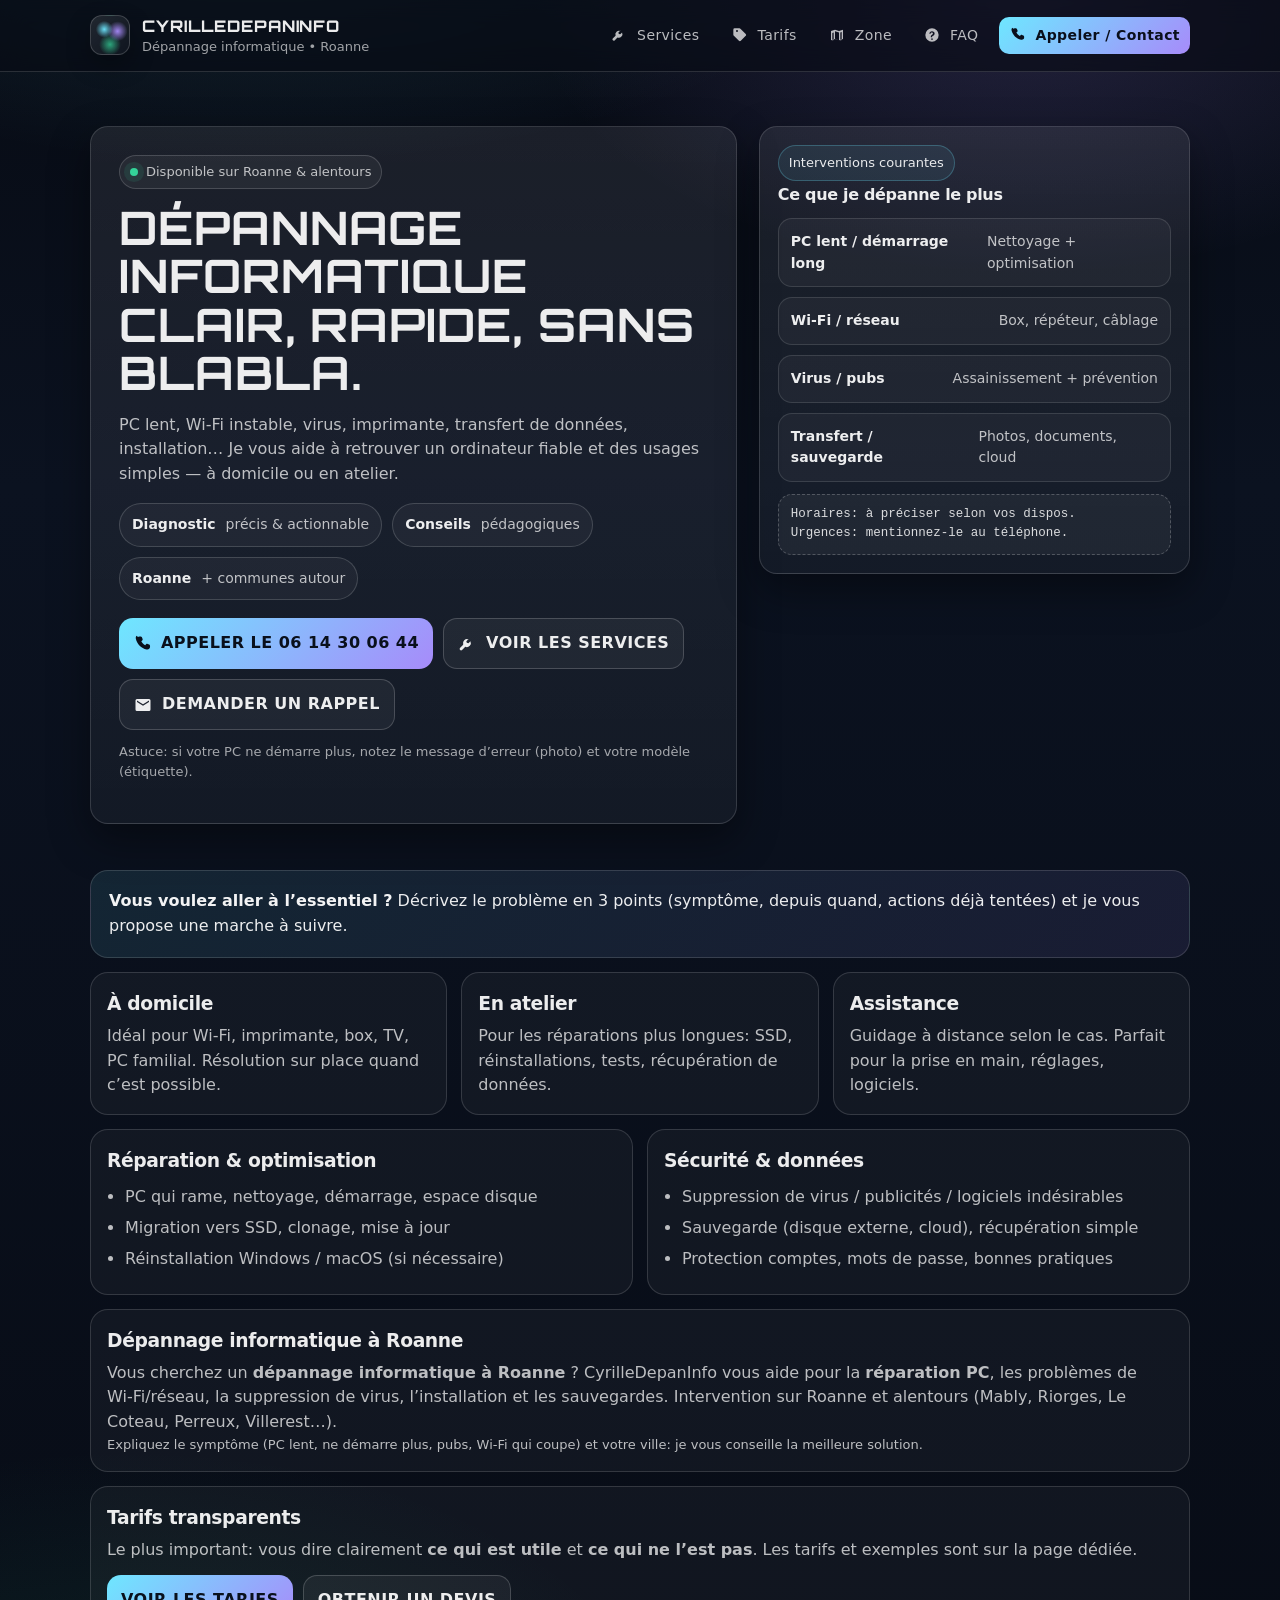
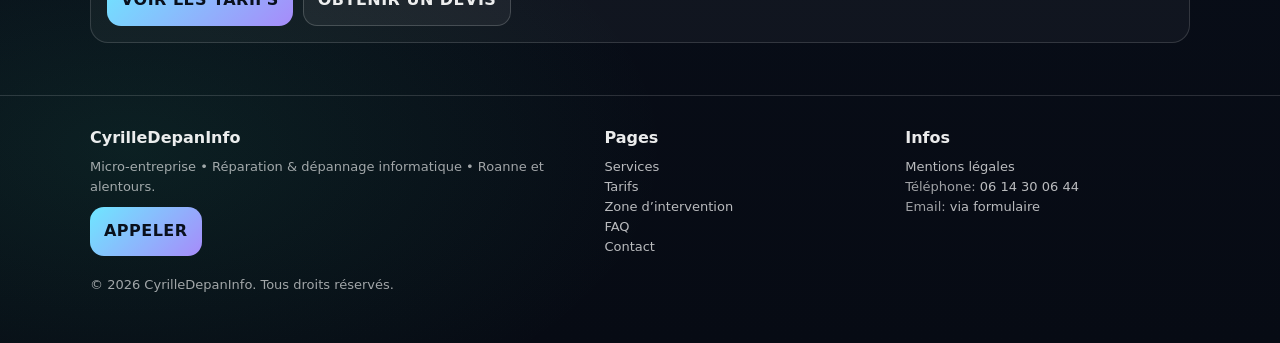
<file: index.html>
<!doctype html>
<html lang="fr">
  <head>
    <meta charset="utf-8" />
    <meta name="viewport" content="width=device-width, initial-scale=1" />
    <title>Dépannage informatique Roanne | CyrilleDepanInfo</title>
    <meta
      name="description"
      content="Réparation PC/Mac, dépannage informatique, Wi‑Fi, virus, sauvegarde et assistance. Intervention à Roanne et alentours. Devis simple, conseils clairs."
    />
    <meta name="robots" content="index,follow" />
    <link rel="canonical" href="https://cyrillerey34.github.io/cyrilledepaninfo/" />

    <meta property="og:type" content="website" />
    <meta property="og:locale" content="fr_FR" />
    <meta property="og:title" content="Dépannage informatique Roanne | CyrilleDepanInfo" />
    <meta
      property="og:description"
      content="Dépannage informatique à Roanne et alentours : réparation, virus, Wi‑Fi, sauvegarde, assistance."
    />
    <meta property="og:image" content="assets/og.svg" />

    <link rel="icon" href="assets/favicon.svg" type="image/svg+xml" />
    <link rel="stylesheet" href="assets/style.css?v=20260609" />

    <script type="application/ld+json">
      {
        "@context": "https://schema.org",
        "@type": "LocalBusiness",
        "name": "CyrilleDepanInfo",
        "areaServed": ["Roanne", "Loire", "Auvergne-Rhône-Alpes"],
        "description": "Dépannage et réparation informatique (PC/Mac), Wi‑Fi, suppression de virus, sauvegarde, assistance.",
        "telephone": "+33-6-14-30-06-44",
        "url": "https://cyrillerey34.github.io/cyrilledepaninfo/",
        "image": "https://cyrillerey34.github.io/cyrilledepaninfo/assets/og.svg",
        "priceRange": "€€",
        "address": {
          "@type": "PostalAddress",
          "addressLocality": "Roanne",
          "addressRegion": "Auvergne-Rhône-Alpes",
          "addressCountry": "FR"
        }
      }
    </script>
  </head>
  <body>
    <a class="skip-link" href="#contenu">Aller au contenu</a>
    <div id="icons-sprite" aria-hidden="true"></div>

    <header class="topbar">
      <div class="container">
        <div class="topbar-inner">
          <a class="brand" href="index.html" aria-label="Accueil CyrilleDepanInfo">
            <div class="logo" aria-hidden="true"></div>
            <div>
              <div class="brand-title">CyrilleDepanInfo</div>
              <div class="brand-sub">Dépannage informatique • Roanne</div>
            </div>
          </a>

          <button class="menu-btn" type="button" data-menu-btn aria-expanded="false" aria-controls="nav">
            Menu
          </button>

          <nav id="nav" class="nav" data-nav aria-label="Navigation">
            <a class="with-icon" href="services.html" data-nav-link><svg class="icon sm" width="16" height="16" aria-hidden="true"><use href="assets/icons.svg#i-wrench"></use></svg>Services</a>
            <a class="with-icon" href="tarifs.html" data-nav-link><svg class="icon sm" width="16" height="16" aria-hidden="true"><use href="assets/icons.svg#i-tag"></use></svg>Tarifs</a>
            <a class="with-icon" href="zone.html" data-nav-link><svg class="icon sm" width="16" height="16" aria-hidden="true"><use href="assets/icons.svg#i-map"></use></svg>Zone</a>
            <a class="with-icon" href="faq.html" data-nav-link><svg class="icon sm" width="16" height="16" aria-hidden="true"><use href="assets/icons.svg#i-help"></use></svg>FAQ</a>
            <a class="cta with-icon" href="contact.html" data-nav-link><svg class="icon sm" width="16" height="16" aria-hidden="true"><use href="assets/icons.svg#i-phone"></use></svg>Appeler / Contact</a>
          </nav>
        </div>
      </div>
    </header>

    <main id="contenu">
      <section class="hero">
        <div class="container">
          <div class="hero-grid">
            <div class="card hero-card">
              <div class="kicker"><span class="k-dot" aria-hidden="true"></span> Disponible sur Roanne & alentours</div>
              <h1>Dépannage informatique clair, rapide, sans blabla.</h1>
              <p class="lead">
                PC lent, Wi‑Fi instable, virus, imprimante, transfert de données, installation… Je vous aide à
                retrouver un ordinateur fiable et des usages simples — à domicile ou en atelier.
              </p>

              <div class="pillrow" aria-label="Points clés">
                <div class="pill"><b>Diagnostic</b> précis & actionnable</div>
                <div class="pill"><b>Conseils</b> pédagogiques</div>
                <div class="pill"><b>Roanne</b> + communes autour</div>
              </div>

              <div class="hero-actions">
                <a class="btn primary with-icon" href="tel:+33614300644"><svg class="icon" width="18" height="18" aria-hidden="true"><use href="assets/icons.svg#i-phone"></use></svg>Appeler le 06 14 30 06 44</a>
                <a class="btn with-icon" href="services.html"><svg class="icon" width="18" height="18" aria-hidden="true"><use href="assets/icons.svg#i-wrench"></use></svg>Voir les services</a>
                <a class="btn with-icon" href="contact.html"><svg class="icon" width="18" height="18" aria-hidden="true"><use href="assets/icons.svg#i-mail"></use></svg>Demander un rappel</a>
              </div>

              <p class="hint" style="margin-top: 12px">
                Astuce: si votre PC ne démarre plus, notez le message d’erreur (photo) et votre modèle (étiquette).
              </p>
            </div>

            <aside class="card side-card">
              <div class="badge">Interventions courantes</div>
              <div class="side-title">Ce que je dépanne le plus</div>
              <div class="mini">
                <div class="row">
                  <b>PC lent / démarrage long</b>
                  <span>Nettoyage + optimisation</span>
                </div>
                <div class="row">
                  <b>Wi‑Fi / réseau</b>
                  <span>Box, répéteur, câblage</span>
                </div>
                <div class="row">
                  <b>Virus / pubs</b>
                  <span>Assainissement + prévention</span>
                </div>
                <div class="row">
                  <b>Transfert / sauvegarde</b>
                  <span>Photos, documents, cloud</span>
                </div>
              </div>
              <div style="height: 12px"></div>
              <div class="note">
                Horaires: à préciser selon vos dispos.<br />
                Urgences: mentionnez-le au téléphone.
              </div>
            </aside>
          </div>
        </div>
      </section>

      <section class="section">
        <div class="container">
          <div class="grid">
            <div class="col-12">
              <div class="callout">
                <b>Vous voulez aller à l’essentiel ?</b> Décrivez le problème en 3 points (symptôme, depuis quand,
                actions déjà tentées) et je vous propose une marche à suivre.
              </div>
            </div>

            <div class="col-4">
              <div class="tile">
                <h3>À domicile</h3>
                <p>Idéal pour Wi‑Fi, imprimante, box, TV, PC familial. Résolution sur place quand c’est possible.</p>
              </div>
            </div>
            <div class="col-4">
              <div class="tile">
                <h3>En atelier</h3>
                <p>Pour les réparations plus longues: SSD, réinstallations, tests, récupération de données.</p>
              </div>
            </div>
            <div class="col-4">
              <div class="tile">
                <h3>Assistance</h3>
                <p>Guidage à distance selon le cas. Parfait pour la prise en main, réglages, logiciels.</p>
              </div>
            </div>

            <div class="col-6">
              <div class="tile">
                <h3>Réparation & optimisation</h3>
                <ul>
                  <li>PC qui rame, nettoyage, démarrage, espace disque</li>
                  <li>Migration vers SSD, clonage, mise à jour</li>
                  <li>Réinstallation Windows / macOS (si nécessaire)</li>
                </ul>
              </div>
            </div>

            <div class="col-6">
              <div class="tile">
                <h3>Sécurité & données</h3>
                <ul>
                  <li>Suppression de virus / publicités / logiciels indésirables</li>
                  <li>Sauvegarde (disque externe, cloud), récupération simple</li>
                  <li>Protection comptes, mots de passe, bonnes pratiques</li>
                </ul>
              </div>
            </div>

            <div class="col-12">
              <div class="tile">
                <h3>Dépannage informatique à Roanne</h3>
                <p>
                  Vous cherchez un <b>dépannage informatique à Roanne</b> ? CyrilleDepanInfo vous aide pour la <b>réparation PC</b>,
                  les problèmes de Wi‑Fi/réseau, la suppression de virus, l’installation et les sauvegardes.
                  Intervention sur Roanne et alentours (Mably, Riorges, Le Coteau, Perreux, Villerest…).
                </p>
                <p class="hint">
                  Expliquez le symptôme (PC lent, ne démarre plus, pubs, Wi‑Fi qui coupe) et votre ville: je vous conseille la meilleure solution.
                </p>
              </div>
            </div>

            <div class="col-12">
              <div class="tile">
                <h3>Tarifs transparents</h3>
                <p>
                  Le plus important: vous dire clairement <b>ce qui est utile</b> et <b>ce qui ne l’est pas</b>. Les
                  tarifs et exemples sont sur la page dédiée.
                </p>
                <div class="hero-actions" style="margin-top: 12px">
                  <a class="btn primary" href="tarifs.html">Voir les tarifs</a>
                  <a class="btn" href="contact.html">Obtenir un devis</a>
                </div>
              </div>
            </div>
          </div>
        </div>
      </section>
    </main>

    <footer class="footer">
      <div class="container">
        <div class="footer-grid">
          <div>
            <div class="foot-title">CyrilleDepanInfo</div>
            <div class="fine">Micro‑entreprise • Réparation & dépannage informatique • Roanne et alentours.</div>
            <div style="height: 10px"></div>
            <a class="btn primary" href="tel:+33614300644">Appeler</a>
          </div>
          <div>
            <div class="foot-title">Pages</div>
            <div class="fine"><a href="services.html">Services</a></div>
            <div class="fine"><a href="tarifs.html">Tarifs</a></div>
            <div class="fine"><a href="zone.html">Zone d’intervention</a></div>
            <div class="fine"><a href="faq.html">FAQ</a></div>
            <div class="fine"><a href="contact.html">Contact</a></div>
          </div>
          <div>
            <div class="foot-title">Infos</div>
            <div class="fine"><a href="mentions-legales.html">Mentions légales</a></div>
            <div class="fine">Téléphone: <a href="tel:+33614300644">06 14 30 06 44</a></div>
            <div class="fine">Email: <a href="contact.html">via formulaire</a></div>
          </div>
        </div>
        <div style="height: 18px"></div>
        <div class="fine">© <span id="y"></span> CyrilleDepanInfo. Tous droits réservés.</div>
      </div>
    </footer>

    <script src="assets/app.js?v=20260609" defer></script>
    <script>
      document.getElementById("y").textContent = String(new Date().getFullYear());
    </script>
  </body>
</html>
</file>
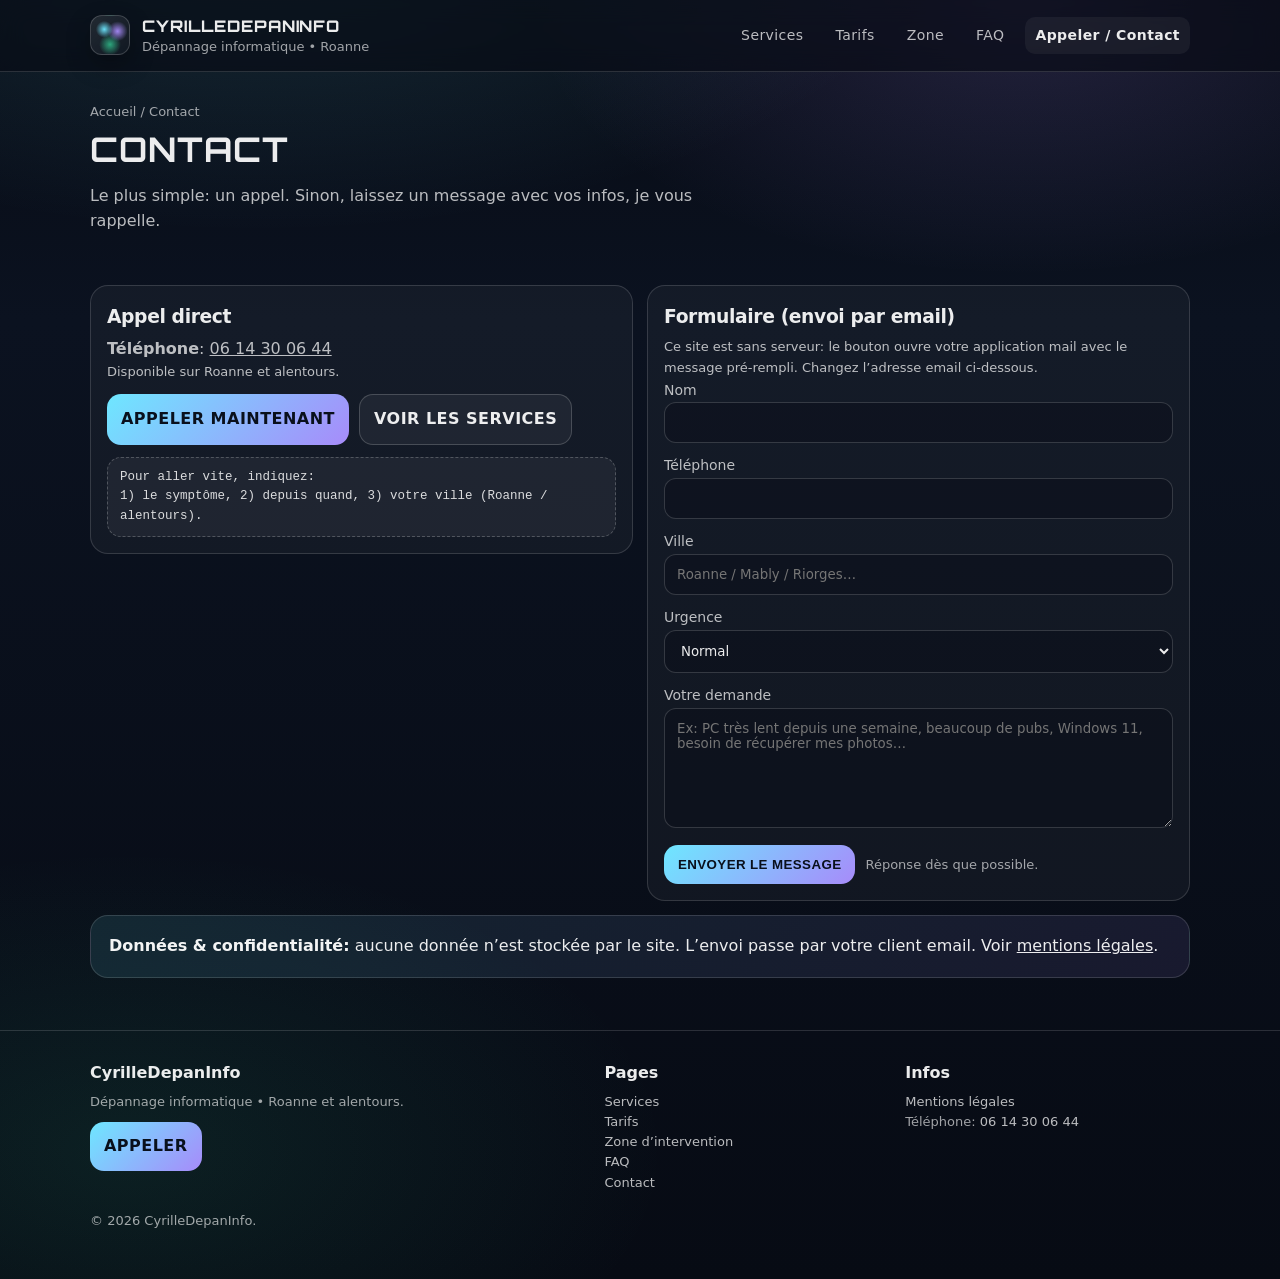
<file: contact.html>
<!doctype html>
<html lang="fr">
  <head>
    <meta charset="utf-8" />
    <meta name="viewport" content="width=device-width, initial-scale=1" />
    <title>Contact | CyrilleDepanInfo</title>
    <meta
      name="description"
      content="Contact dépannage informatique Roanne. Appelez ou décrivez votre demande via formulaire."
    />
    <meta name="robots" content="index,follow" />
    <link rel="canonical" href="https://cyrillerey34.github.io/cyrilledepaninfo/contact.html" />
    <meta property="og:type" content="website" />
    <meta property="og:locale" content="fr_FR" />
    <meta property="og:title" content="Contact | CyrilleDepanInfo" />
    <meta property="og:description" content="Contact dépannage informatique à Roanne et alentours." />
    <meta property="og:image" content="assets/og.svg" />
    <link rel="icon" href="assets/favicon.svg" type="image/svg+xml" />
    <link rel="stylesheet" href="assets/style.css?v=20260609" />
  </head>
  <body>
    <a class="skip-link" href="#contenu">Aller au contenu</a>
    <header class="topbar">
      <div class="container">
        <div class="topbar-inner">
          <a class="brand" href="index.html" aria-label="Accueil CyrilleDepanInfo">
            <div class="logo" aria-hidden="true"></div>
            <div>
              <div class="brand-title">CyrilleDepanInfo</div>
              <div class="brand-sub">Dépannage informatique • Roanne</div>
            </div>
          </a>
          <button class="menu-btn" type="button" data-menu-btn aria-expanded="false" aria-controls="nav">
            Menu
          </button>
          <nav id="nav" class="nav" data-nav aria-label="Navigation">
            <a href="services.html" data-nav-link>Services</a>
            <a href="tarifs.html" data-nav-link>Tarifs</a>
            <a href="zone.html" data-nav-link>Zone</a>
            <a href="faq.html" data-nav-link>FAQ</a>
            <a class="cta" href="contact.html" data-nav-link>Appeler / Contact</a>
          </nav>
        </div>
      </div>
    </header>

    <main id="contenu">
      <section class="page-head">
        <div class="container">
          <div class="breadcrumbs">Accueil / Contact</div>
          <h1 class="page-title">Contact</h1>
          <p class="lead">
            Le plus simple: un appel. Sinon, laissez un message avec vos infos, je vous rappelle.
          </p>
        </div>
      </section>

      <section class="section">
        <div class="container">
          <div class="grid">
            <div class="col-6">
              <div class="tile">
                <h3>Appel direct</h3>
                <p>
                  <b>Téléphone</b>:
                  <a href="tel:+33614300644">06 14 30 06 44</a>
                </p>
                <p class="hint">Disponible sur Roanne et alentours.</p>
                <div class="hero-actions" style="margin-top: 12px">
                  <a class="btn primary" href="tel:+33614300644">Appeler maintenant</a>
                  <a class="btn" href="services.html">Voir les services</a>
                </div>
                <div style="height: 12px"></div>
                <div class="note">
                  Pour aller vite, indiquez:<br />
                  1) le symptôme, 2) depuis quand, 3) votre ville (Roanne / alentours).
                </div>
              </div>
            </div>

            <div class="col-6">
              <div class="tile">
                <h3>Formulaire (envoi par email)</h3>
                <p class="hint">
                  Ce site est sans serveur: le bouton ouvre votre application mail avec le message pré-rempli.
                  Changez l’adresse email ci-dessous.
                </p>

                <form data-mailto="cyrille.rey34@gmail.com">
                  <div>
                    <label for="nom">Nom</label>
                    <input id="nom" name="nom" autocomplete="name" required />
                  </div>
                  <div>
                    <label for="telephone">Téléphone</label>
                    <input id="telephone" name="telephone" autocomplete="tel" inputmode="tel" required />
                  </div>
                  <div>
                    <label for="ville">Ville</label>
                    <input id="ville" name="ville" autocomplete="address-level2" placeholder="Roanne / Mably / Riorges…" />
                  </div>
                  <div>
                    <label for="urgence">Urgence</label>
                    <select id="urgence" name="urgence">
                      <option value="Normal">Normal</option>
                      <option value="Bloquant (je ne peux plus travailler)">Bloquant</option>
                      <option value="Urgent (PC ne démarre plus / données)">Urgent</option>
                    </select>
                  </div>
                  <div>
                    <label for="demande">Votre demande</label>
                    <textarea
                      id="demande"
                      name="demande"
                      required
                      placeholder="Ex: PC très lent depuis une semaine, beaucoup de pubs, Windows 11, besoin de récupérer mes photos…"
                    ></textarea>
                  </div>
                  <div class="form-actions">
                    <button class="btn primary" type="submit">Envoyer le message</button>
                    <span class="hint">Réponse dès que possible.</span>
                  </div>
                </form>
              </div>
            </div>

            <div class="col-12">
              <div class="callout">
                <b>Données & confidentialité:</b> aucune donnée n’est stockée par le site. L’envoi passe par votre client email.
                Voir <a href="mentions-legales.html">mentions légales</a>.
              </div>
            </div>
          </div>
        </div>
      </section>
    </main>

    <footer class="footer">
      <div class="container">
        <div class="footer-grid">
          <div>
            <div class="foot-title">CyrilleDepanInfo</div>
            <div class="fine">Dépannage informatique • Roanne et alentours.</div>
            <div style="height: 10px"></div>
            <a class="btn primary" href="tel:+33614300644">Appeler</a>
          </div>
          <div>
            <div class="foot-title">Pages</div>
            <div class="fine"><a href="services.html">Services</a></div>
            <div class="fine"><a href="tarifs.html">Tarifs</a></div>
            <div class="fine"><a href="zone.html">Zone d’intervention</a></div>
            <div class="fine"><a href="faq.html">FAQ</a></div>
            <div class="fine"><a href="contact.html">Contact</a></div>
          </div>
          <div>
            <div class="foot-title">Infos</div>
            <div class="fine"><a href="mentions-legales.html">Mentions légales</a></div>
            <div class="fine">Téléphone: <a href="tel:+33614300644">06 14 30 06 44</a></div>
          </div>
        </div>
        <div style="height: 18px"></div>
        <div class="fine">© <span id="y"></span> CyrilleDepanInfo.</div>
      </div>
    </footer>

    <script src="assets/app.js?v=20260609" defer></script>
    <script>
      document.getElementById("y").textContent = String(new Date().getFullYear());
    </script>
  </body>
</html>
</file>
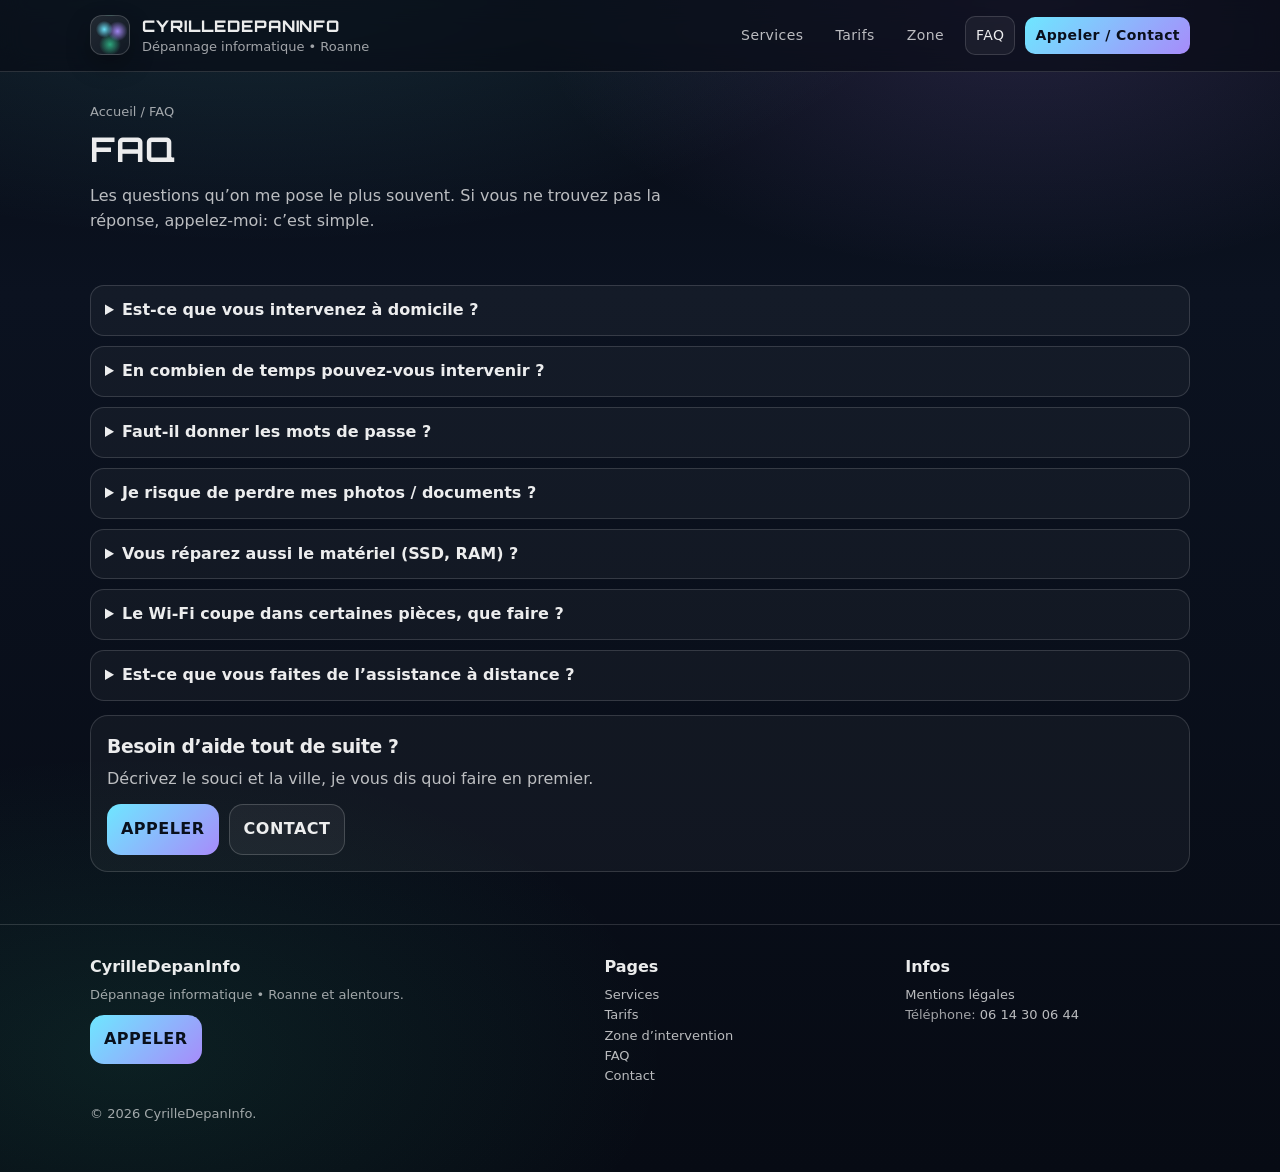
<file: faq.html>
<!doctype html>
<html lang="fr">
  <head>
    <meta charset="utf-8" />
    <meta name="viewport" content="width=device-width, initial-scale=1" />
    <title>FAQ | CyrilleDepanInfo</title>
    <meta
      name="description"
      content="FAQ dépannage informatique à Roanne: délais, sauvegarde, intervention, sécurité, données, mots de passe."
    />
    <meta name="robots" content="index,follow" />
    <link rel="canonical" href="https://cyrillerey34.github.io/cyrilledepaninfo/faq.html" />
    <meta property="og:type" content="website" />
    <meta property="og:locale" content="fr_FR" />
    <meta property="og:title" content="FAQ | CyrilleDepanInfo" />
    <meta property="og:description" content="Questions fréquentes sur le dépannage informatique à Roanne." />
    <meta property="og:image" content="assets/og.svg" />
    <link rel="icon" href="assets/favicon.svg" type="image/svg+xml" />
    <link rel="stylesheet" href="assets/style.css?v=20260609" />
  </head>
  <body>
    <a class="skip-link" href="#contenu">Aller au contenu</a>
    <header class="topbar">
      <div class="container">
        <div class="topbar-inner">
          <a class="brand" href="index.html" aria-label="Accueil CyrilleDepanInfo">
            <div class="logo" aria-hidden="true"></div>
            <div>
              <div class="brand-title">CyrilleDepanInfo</div>
              <div class="brand-sub">Dépannage informatique • Roanne</div>
            </div>
          </a>
          <button class="menu-btn" type="button" data-menu-btn aria-expanded="false" aria-controls="nav">
            Menu
          </button>
          <nav id="nav" class="nav" data-nav aria-label="Navigation">
            <a href="services.html" data-nav-link>Services</a>
            <a href="tarifs.html" data-nav-link>Tarifs</a>
            <a href="zone.html" data-nav-link>Zone</a>
            <a href="faq.html" data-nav-link>FAQ</a>
            <a class="cta" href="contact.html" data-nav-link>Appeler / Contact</a>
          </nav>
        </div>
      </div>
    </header>

    <main id="contenu">
      <section class="page-head">
        <div class="container">
          <div class="breadcrumbs">Accueil / FAQ</div>
          <h1 class="page-title">FAQ</h1>
          <p class="lead">
            Les questions qu’on me pose le plus souvent. Si vous ne trouvez pas la réponse, appelez-moi: c’est simple.
          </p>
        </div>
      </section>

      <section class="section">
        <div class="container">
          <div class="grid">
            <div class="col-12 faq">
              <details>
                <summary>Est-ce que vous intervenez à domicile ?</summary>
                <div class="answer">
                  Oui, sur Roanne et alentours. C’est idéal pour Wi‑Fi, imprimante, box, ou quand l’ordinateur ne peut
                  pas être déplacé facilement.
                </div>
              </details>
              <details>
                <summary>En combien de temps pouvez-vous intervenir ?</summary>
                <div class="answer">
                  Selon la période et l’urgence. Le plus rapide est d’appeler: je vous propose un créneau réaliste et une
                  première marche à suivre.
                </div>
              </details>
              <details>
                <summary>Faut-il donner les mots de passe ?</summary>
                <div class="answer">
                  Parfois oui (session Windows, email, Wi‑Fi) selon l’intervention. Si possible, je vous fais saisir vous‑même
                  les mots de passe. On peut aussi créer un compte temporaire.
                </div>
              </details>
              <details>
                <summary>Je risque de perdre mes photos / documents ?</summary>
                <div class="answer">
                  L’objectif est justement de les préserver. Avant toute action “lourde”, on fait le point sur la sauvegarde.
                  Si le disque est fragile, on privilégie la copie des données en priorité.
                </div>
              </details>
              <details>
                <summary>Vous réparez aussi le matériel (SSD, RAM) ?</summary>
                <div class="answer">
                  Oui, selon compatibilité et intérêt économique. Je vous conseille seulement si le gain est réel (ex: passage à
                  un SSD pour un PC lent).
                </div>
              </details>
              <details>
                <summary>Le Wi‑Fi coupe dans certaines pièces, que faire ?</summary>
                <div class="answer">
                  On commence par l’emplacement de la box et les canaux, puis on décide: répéteur, mesh, CPL, ou câble selon le logement.
                  Je vous propose la solution la plus simple et stable.
                </div>
              </details>
              <details>
                <summary>Est-ce que vous faites de l’assistance à distance ?</summary>
                <div class="answer">
                  Oui quand c’est adapté (réglages, conseils, logiciels). Pour une panne matérielle, le domicile/atelier est plus pertinent.
                </div>
              </details>
            </div>

            <div class="col-12">
              <div class="tile">
                <h3>Besoin d’aide tout de suite ?</h3>
                <p>Décrivez le souci et la ville, je vous dis quoi faire en premier.</p>
                <div class="hero-actions" style="margin-top: 12px">
                  <a class="btn primary" href="tel:+33614300644">Appeler</a>
                  <a class="btn" href="contact.html">Contact</a>
                </div>
              </div>
            </div>
          </div>
        </div>
      </section>
    </main>

    <footer class="footer">
      <div class="container">
        <div class="footer-grid">
          <div>
            <div class="foot-title">CyrilleDepanInfo</div>
            <div class="fine">Dépannage informatique • Roanne et alentours.</div>
            <div style="height: 10px"></div>
            <a class="btn primary" href="tel:+33614300644">Appeler</a>
          </div>
          <div>
            <div class="foot-title">Pages</div>
            <div class="fine"><a href="services.html">Services</a></div>
            <div class="fine"><a href="tarifs.html">Tarifs</a></div>
            <div class="fine"><a href="zone.html">Zone d’intervention</a></div>
            <div class="fine"><a href="faq.html">FAQ</a></div>
            <div class="fine"><a href="contact.html">Contact</a></div>
          </div>
          <div>
            <div class="foot-title">Infos</div>
            <div class="fine"><a href="mentions-legales.html">Mentions légales</a></div>
            <div class="fine">Téléphone: <a href="tel:+33614300644">06 14 30 06 44</a></div>
          </div>
        </div>
        <div style="height: 18px"></div>
        <div class="fine">© <span id="y"></span> CyrilleDepanInfo.</div>
      </div>
    </footer>

    <script src="assets/app.js?v=20260609" defer></script>
    <script>
      document.getElementById("y").textContent = String(new Date().getFullYear());
    </script>
  </body>
</html>
</file>
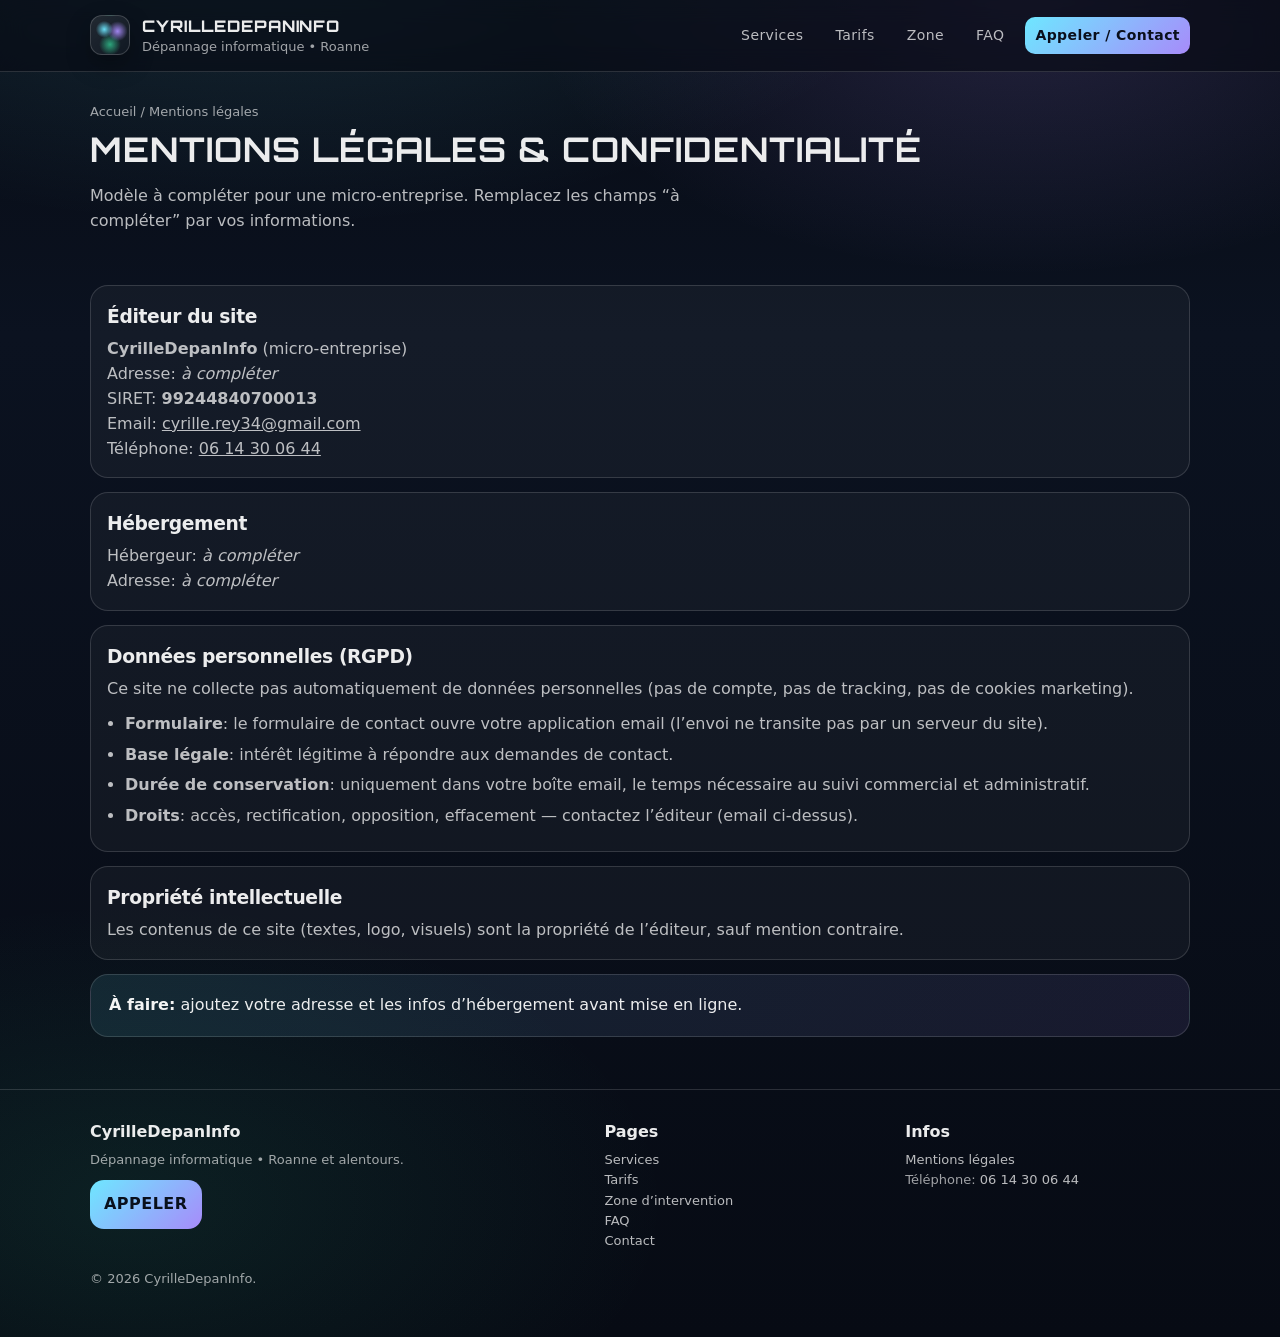
<file: mentions-legales.html>
<!doctype html>
<html lang="fr">
  <head>
    <meta charset="utf-8" />
    <meta name="viewport" content="width=device-width, initial-scale=1" />
    <title>Mentions légales | CyrilleDepanInfo</title>
    <meta
      name="description"
      content="Mentions légales et confidentialité (RGPD) du site CyrilleDepanInfo."
    />
    <meta name="robots" content="noindex,follow" />
    <link rel="canonical" href="https://cyrillerey34.github.io/cyrilledepaninfo/mentions-legales.html" />
    <link rel="icon" href="assets/favicon.svg" type="image/svg+xml" />
    <link rel="stylesheet" href="assets/style.css?v=20260609" />
  </head>
  <body>
    <a class="skip-link" href="#contenu">Aller au contenu</a>
    <header class="topbar">
      <div class="container">
        <div class="topbar-inner">
          <a class="brand" href="index.html" aria-label="Accueil CyrilleDepanInfo">
            <div class="logo" aria-hidden="true"></div>
            <div>
              <div class="brand-title">CyrilleDepanInfo</div>
              <div class="brand-sub">Dépannage informatique • Roanne</div>
            </div>
          </a>
          <button class="menu-btn" type="button" data-menu-btn aria-expanded="false" aria-controls="nav">
            Menu
          </button>
          <nav id="nav" class="nav" data-nav aria-label="Navigation">
            <a href="services.html" data-nav-link>Services</a>
            <a href="tarifs.html" data-nav-link>Tarifs</a>
            <a href="zone.html" data-nav-link>Zone</a>
            <a href="faq.html" data-nav-link>FAQ</a>
            <a class="cta" href="contact.html" data-nav-link>Appeler / Contact</a>
          </nav>
        </div>
      </div>
    </header>

    <main id="contenu">
      <section class="page-head">
        <div class="container">
          <div class="breadcrumbs">Accueil / Mentions légales</div>
          <h1 class="page-title">Mentions légales & confidentialité</h1>
          <p class="lead">
            Modèle à compléter pour une micro‑entreprise. Remplacez les champs “à compléter” par vos informations.
          </p>
        </div>
      </section>

      <section class="section">
        <div class="container">
          <div class="grid">
            <div class="col-12">
              <div class="tile">
                <h3>Éditeur du site</h3>
                <p>
                  <b>CyrilleDepanInfo</b> (micro‑entreprise)<br />
                  Adresse: <i>à compléter</i><br />
                  SIRET: <b>99244840700013</b><br />
                  Email: <a href="mailto:cyrille.rey34@gmail.com">cyrille.rey34@gmail.com</a><br />
                  Téléphone: <a href="tel:+33614300644">06 14 30 06 44</a>
                </p>
              </div>
            </div>

            <div class="col-12">
              <div class="tile">
                <h3>Hébergement</h3>
                <p>
                  Hébergeur: <i>à compléter</i><br />
                  Adresse: <i>à compléter</i>
                </p>
              </div>
            </div>

            <div class="col-12">
              <div class="tile">
                <h3>Données personnelles (RGPD)</h3>
                <p>
                  Ce site ne collecte pas automatiquement de données personnelles (pas de compte, pas de tracking, pas de
                  cookies marketing).
                </p>
                <ul>
                  <li>
                    <b>Formulaire</b>: le formulaire de contact ouvre votre application email (l’envoi ne transite pas
                    par un serveur du site).
                  </li>
                  <li><b>Base légale</b>: intérêt légitime à répondre aux demandes de contact.</li>
                  <li>
                    <b>Durée de conservation</b>: uniquement dans votre boîte email, le temps nécessaire au suivi
                    commercial et administratif.
                  </li>
                  <li>
                    <b>Droits</b>: accès, rectification, opposition, effacement — contactez l’éditeur (email ci‑dessus).
                  </li>
                </ul>
              </div>
            </div>

            <div class="col-12">
              <div class="tile">
                <h3>Propriété intellectuelle</h3>
                <p>Les contenus de ce site (textes, logo, visuels) sont la propriété de l’éditeur, sauf mention contraire.</p>
              </div>
            </div>

            <div class="col-12">
              <div class="callout">
                <b>À faire:</b> ajoutez votre adresse et les infos d’hébergement avant mise en ligne.
              </div>
            </div>
          </div>
        </div>
      </section>
    </main>

    <footer class="footer">
      <div class="container">
        <div class="footer-grid">
          <div>
            <div class="foot-title">CyrilleDepanInfo</div>
            <div class="fine">Dépannage informatique • Roanne et alentours.</div>
            <div style="height: 10px"></div>
            <a class="btn primary" href="tel:+33614300644">Appeler</a>
          </div>
          <div>
            <div class="foot-title">Pages</div>
            <div class="fine"><a href="services.html">Services</a></div>
            <div class="fine"><a href="tarifs.html">Tarifs</a></div>
            <div class="fine"><a href="zone.html">Zone d’intervention</a></div>
            <div class="fine"><a href="faq.html">FAQ</a></div>
            <div class="fine"><a href="contact.html">Contact</a></div>
          </div>
          <div>
            <div class="foot-title">Infos</div>
            <div class="fine"><a href="mentions-legales.html">Mentions légales</a></div>
            <div class="fine">Téléphone: <a href="tel:+33614300644">06 14 30 06 44</a></div>
          </div>
        </div>
        <div style="height: 18px"></div>
        <div class="fine">© <span id="y"></span> CyrilleDepanInfo.</div>
      </div>
    </footer>

    <script src="assets/app.js?v=20260609" defer></script>
    <script>
      document.getElementById("y").textContent = String(new Date().getFullYear());
    </script>
  </body>
</html>
</file>
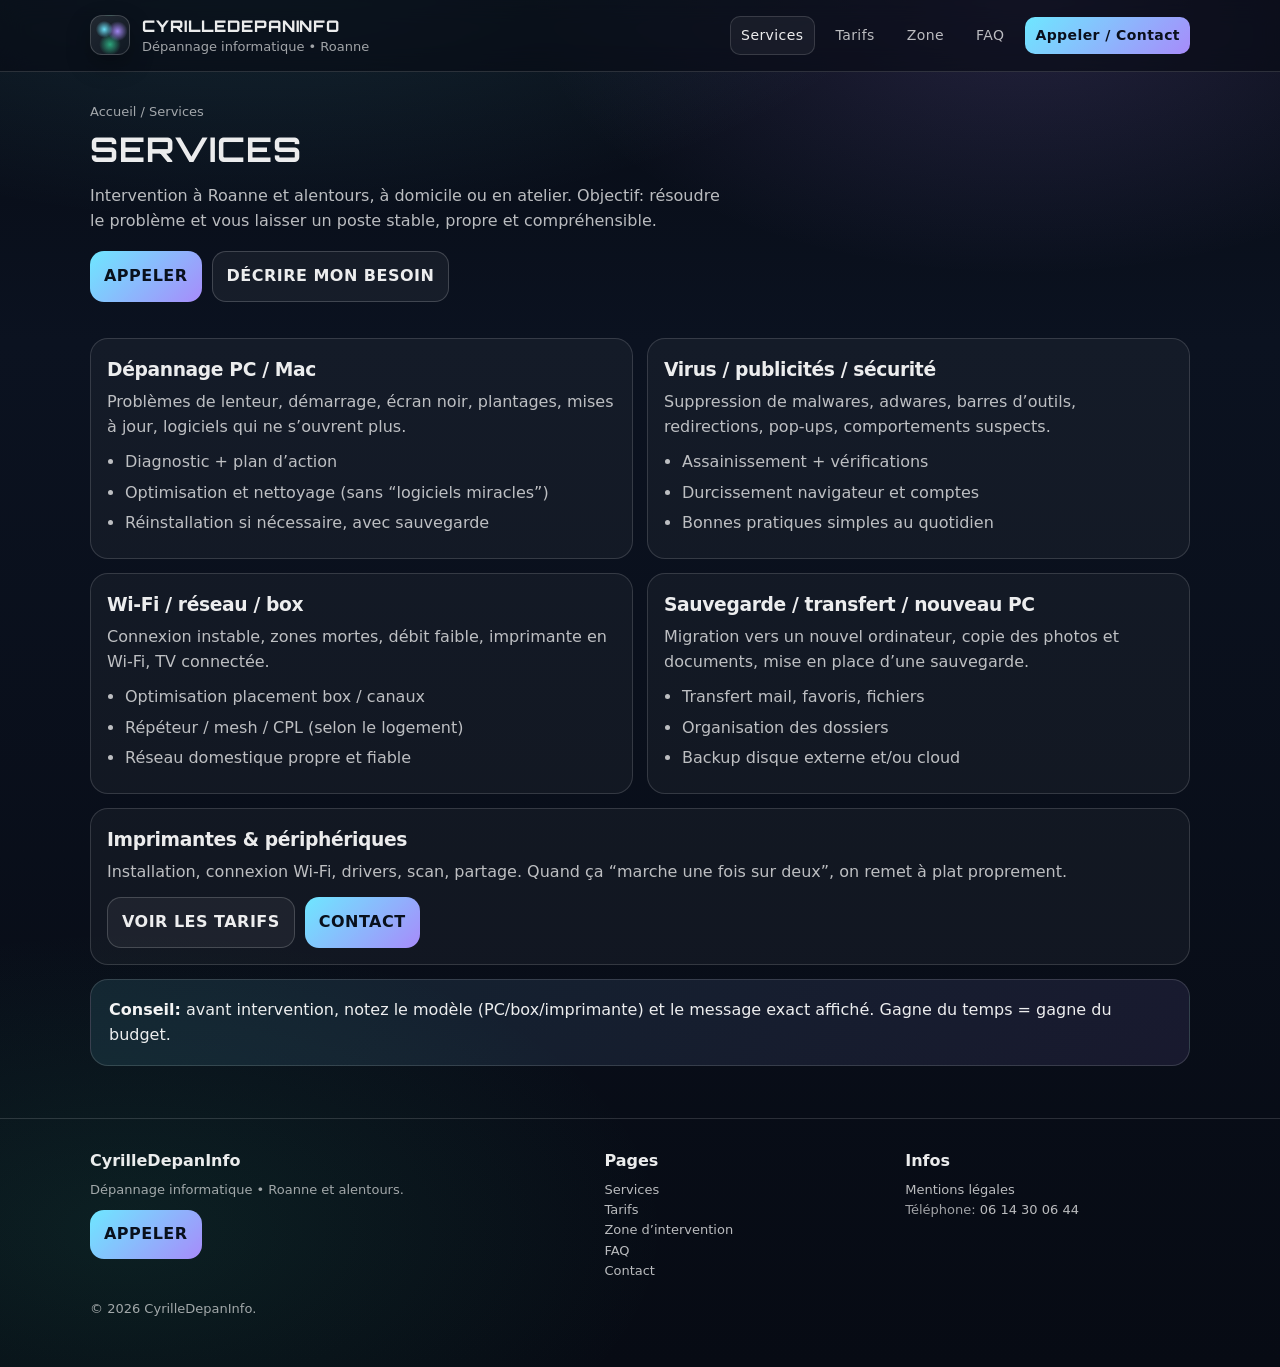
<file: services.html>
<!doctype html>
<html lang="fr">
  <head>
    <meta charset="utf-8" />
    <meta name="viewport" content="width=device-width, initial-scale=1" />
    <title>Services | CyrilleDepanInfo</title>
    <meta
      name="description"
      content="Services de dépannage informatique à Roanne: réparation PC/Mac, optimisation, Wi‑Fi/réseau, virus, sauvegarde, installation, assistance."
    />
    <meta name="robots" content="index,follow" />
    <link rel="canonical" href="https://cyrillerey34.github.io/cyrilledepaninfo/services.html" />
    <meta property="og:type" content="website" />
    <meta property="og:locale" content="fr_FR" />
    <meta property="og:title" content="Services | CyrilleDepanInfo" />
    <meta property="og:description" content="Dépannage informatique à Roanne et alentours: PC/Mac, Wi‑Fi, virus, sauvegarde." />
    <meta property="og:image" content="assets/og.svg" />
    <link rel="icon" href="assets/favicon.svg" type="image/svg+xml" />
    <link rel="stylesheet" href="assets/style.css?v=20260609" />
  </head>
  <body>
    <a class="skip-link" href="#contenu">Aller au contenu</a>
    <header class="topbar">
      <div class="container">
        <div class="topbar-inner">
          <a class="brand" href="index.html" aria-label="Accueil CyrilleDepanInfo">
            <div class="logo" aria-hidden="true"></div>
            <div>
              <div class="brand-title">CyrilleDepanInfo</div>
              <div class="brand-sub">Dépannage informatique • Roanne</div>
            </div>
          </a>
          <button class="menu-btn" type="button" data-menu-btn aria-expanded="false" aria-controls="nav">
            Menu
          </button>
          <nav id="nav" class="nav" data-nav aria-label="Navigation">
            <a href="services.html" data-nav-link>Services</a>
            <a href="tarifs.html" data-nav-link>Tarifs</a>
            <a href="zone.html" data-nav-link>Zone</a>
            <a href="faq.html" data-nav-link>FAQ</a>
            <a class="cta" href="contact.html" data-nav-link>Appeler / Contact</a>
          </nav>
        </div>
      </div>
    </header>

    <main id="contenu">
      <section class="page-head">
        <div class="container">
          <div class="breadcrumbs">Accueil / Services</div>
          <h1 class="page-title">Services</h1>
          <p class="lead">
            Intervention à Roanne et alentours, à domicile ou en atelier. Objectif: résoudre le problème et vous laisser
            un poste stable, propre et compréhensible.
          </p>
          <div class="hero-actions">
            <a class="btn primary" href="tel:+33614300644">Appeler</a>
            <a class="btn" href="contact.html">Décrire mon besoin</a>
          </div>
        </div>
      </section>

      <section class="section">
        <div class="container">
          <div class="grid">
            <div class="col-6">
              <div class="tile">
                <h3>Dépannage PC / Mac</h3>
                <p>Problèmes de lenteur, démarrage, écran noir, plantages, mises à jour, logiciels qui ne s’ouvrent plus.</p>
                <ul>
                  <li>Diagnostic + plan d’action</li>
                  <li>Optimisation et nettoyage (sans “logiciels miracles”)</li>
                  <li>Réinstallation si nécessaire, avec sauvegarde</li>
                </ul>
              </div>
            </div>
            <div class="col-6">
              <div class="tile">
                <h3>Virus / publicités / sécurité</h3>
                <p>Suppression de malwares, adwares, barres d’outils, redirections, pop-ups, comportements suspects.</p>
                <ul>
                  <li>Assainissement + vérifications</li>
                  <li>Durcissement navigateur et comptes</li>
                  <li>Bonnes pratiques simples au quotidien</li>
                </ul>
              </div>
            </div>

            <div class="col-6">
              <div class="tile">
                <h3>Wi‑Fi / réseau / box</h3>
                <p>Connexion instable, zones mortes, débit faible, imprimante en Wi‑Fi, TV connectée.</p>
                <ul>
                  <li>Optimisation placement box / canaux</li>
                  <li>Répéteur / mesh / CPL (selon le logement)</li>
                  <li>Réseau domestique propre et fiable</li>
                </ul>
              </div>
            </div>
            <div class="col-6">
              <div class="tile">
                <h3>Sauvegarde / transfert / nouveau PC</h3>
                <p>Migration vers un nouvel ordinateur, copie des photos et documents, mise en place d’une sauvegarde.</p>
                <ul>
                  <li>Transfert mail, favoris, fichiers</li>
                  <li>Organisation des dossiers</li>
                  <li>Backup disque externe et/ou cloud</li>
                </ul>
              </div>
            </div>

            <div class="col-12">
              <div class="tile">
                <h3>Imprimantes & périphériques</h3>
                <p>
                  Installation, connexion Wi‑Fi, drivers, scan, partage. Quand ça “marche une fois sur deux”, on remet à
                  plat proprement.
                </p>
                <div class="hero-actions" style="margin-top: 12px">
                  <a class="btn" href="tarifs.html">Voir les tarifs</a>
                  <a class="btn primary" href="contact.html">Contact</a>
                </div>
              </div>
            </div>

            <div class="col-12">
              <div class="callout">
                <b>Conseil:</b> avant intervention, notez le modèle (PC/box/imprimante) et le message exact affiché.
                Gagne du temps = gagne du budget.
              </div>
            </div>
          </div>
        </div>
      </section>
    </main>

    <footer class="footer">
      <div class="container">
        <div class="footer-grid">
          <div>
            <div class="foot-title">CyrilleDepanInfo</div>
            <div class="fine">Dépannage informatique • Roanne et alentours.</div>
            <div style="height: 10px"></div>
            <a class="btn primary" href="tel:+33614300644">Appeler</a>
          </div>
          <div>
            <div class="foot-title">Pages</div>
            <div class="fine"><a href="services.html">Services</a></div>
            <div class="fine"><a href="tarifs.html">Tarifs</a></div>
            <div class="fine"><a href="zone.html">Zone d’intervention</a></div>
            <div class="fine"><a href="faq.html">FAQ</a></div>
            <div class="fine"><a href="contact.html">Contact</a></div>
          </div>
          <div>
            <div class="foot-title">Infos</div>
            <div class="fine"><a href="mentions-legales.html">Mentions légales</a></div>
            <div class="fine">Téléphone: <a href="tel:+33614300644">06 14 30 06 44</a></div>
          </div>
        </div>
        <div style="height: 18px"></div>
        <div class="fine">© <span id="y"></span> CyrilleDepanInfo.</div>
      </div>
    </footer>

    <script src="assets/app.js?v=20260609" defer></script>
    <script>
      document.getElementById("y").textContent = String(new Date().getFullYear());
    </script>
  </body>
</html>
</file>
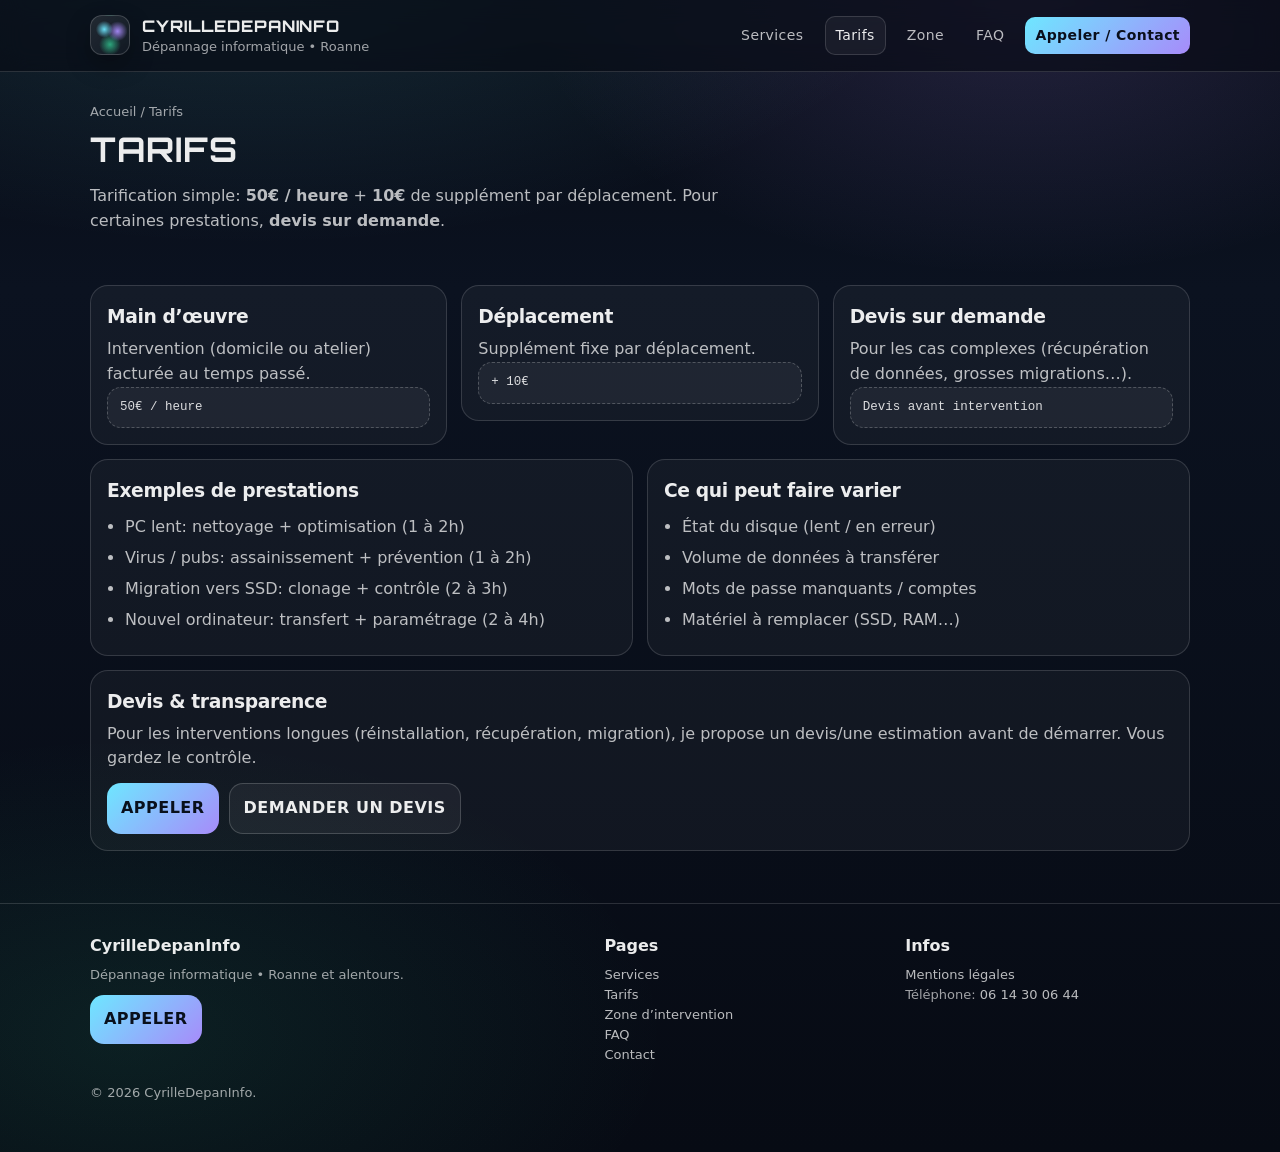
<file: tarifs.html>
<!doctype html>
<html lang="fr">
  <head>
    <meta charset="utf-8" />
    <meta name="viewport" content="width=device-width, initial-scale=1" />
    <title>Tarifs | CyrilleDepanInfo</title>
    <meta
      name="description"
      content="Tarifs de dépannage informatique à Roanne et alentours: exemples de prestations, transparence et devis simple."
    />
    <meta name="robots" content="index,follow" />
    <link rel="canonical" href="https://cyrillerey34.github.io/cyrilledepaninfo/tarifs.html" />
    <meta property="og:type" content="website" />
    <meta property="og:locale" content="fr_FR" />
    <meta property="og:title" content="Tarifs | CyrilleDepanInfo" />
    <meta property="og:description" content="Tarifs et exemples de dépannage informatique à Roanne." />
    <meta property="og:image" content="assets/og.svg" />
    <link rel="icon" href="assets/favicon.svg" type="image/svg+xml" />
    <link rel="stylesheet" href="assets/style.css?v=20260609" />
  </head>
  <body>
    <a class="skip-link" href="#contenu">Aller au contenu</a>
    <header class="topbar">
      <div class="container">
        <div class="topbar-inner">
          <a class="brand" href="index.html" aria-label="Accueil CyrilleDepanInfo">
            <div class="logo" aria-hidden="true"></div>
            <div>
              <div class="brand-title">CyrilleDepanInfo</div>
              <div class="brand-sub">Dépannage informatique • Roanne</div>
            </div>
          </a>
          <button class="menu-btn" type="button" data-menu-btn aria-expanded="false" aria-controls="nav">
            Menu
          </button>
          <nav id="nav" class="nav" data-nav aria-label="Navigation">
            <a href="services.html" data-nav-link>Services</a>
            <a href="tarifs.html" data-nav-link>Tarifs</a>
            <a href="zone.html" data-nav-link>Zone</a>
            <a href="faq.html" data-nav-link>FAQ</a>
            <a class="cta" href="contact.html" data-nav-link>Appeler / Contact</a>
          </nav>
        </div>
      </div>
    </header>

    <main id="contenu">
      <section class="page-head">
        <div class="container">
          <div class="breadcrumbs">Accueil / Tarifs</div>
          <h1 class="page-title">Tarifs</h1>
          <p class="lead">
            Tarification simple: <b>50€ / heure</b> + <b>10€</b> de supplément par déplacement. Pour certaines prestations,
            <b>devis sur demande</b>.
          </p>
        </div>
      </section>

      <section class="section">
        <div class="container">
          <div class="grid">
            <div class="col-4">
              <div class="tile">
                <h3>Main d’œuvre</h3>
                <p>Intervention (domicile ou atelier) facturée au temps passé.</p>
                <div class="note">50€ / heure</div>
              </div>
            </div>
            <div class="col-4">
              <div class="tile">
                <h3>Déplacement</h3>
                <p>Supplément fixe par déplacement.</p>
                <div class="note">+ 10€</div>
              </div>
            </div>
            <div class="col-4">
              <div class="tile">
                <h3>Devis sur demande</h3>
                <p>Pour les cas complexes (récupération de données, grosses migrations…).</p>
                <div class="note">Devis avant intervention</div>
              </div>
            </div>

            <div class="col-6">
              <div class="tile">
                <h3>Exemples de prestations</h3>
                <ul>
                  <li>PC lent: nettoyage + optimisation (1 à 2h)</li>
                  <li>Virus / pubs: assainissement + prévention (1 à 2h)</li>
                  <li>Migration vers SSD: clonage + contrôle (2 à 3h)</li>
                  <li>Nouvel ordinateur: transfert + paramétrage (2 à 4h)</li>
                </ul>
              </div>
            </div>

            <div class="col-6">
              <div class="tile">
                <h3>Ce qui peut faire varier</h3>
                <ul>
                  <li>État du disque (lent / en erreur)</li>
                  <li>Volume de données à transférer</li>
                  <li>Mots de passe manquants / comptes</li>
                  <li>Matériel à remplacer (SSD, RAM…)</li>
                </ul>
              </div>
            </div>

            <div class="col-12">
              <div class="tile">
                <h3>Devis & transparence</h3>
                <p>
                  Pour les interventions longues (réinstallation, récupération, migration), je propose un devis/une estimation
                  avant de démarrer. Vous gardez le contrôle.
                </p>
                <div class="hero-actions" style="margin-top: 12px">
                  <a class="btn primary" href="tel:+33614300644">Appeler</a>
                  <a class="btn" href="contact.html">Demander un devis</a>
                </div>
              </div>
            </div>
          </div>
        </div>
      </section>
    </main>

    <footer class="footer">
      <div class="container">
        <div class="footer-grid">
          <div>
            <div class="foot-title">CyrilleDepanInfo</div>
            <div class="fine">Dépannage informatique • Roanne et alentours.</div>
            <div style="height: 10px"></div>
            <a class="btn primary" href="tel:+33614300644">Appeler</a>
          </div>
          <div>
            <div class="foot-title">Pages</div>
            <div class="fine"><a href="services.html">Services</a></div>
            <div class="fine"><a href="tarifs.html">Tarifs</a></div>
            <div class="fine"><a href="zone.html">Zone d’intervention</a></div>
            <div class="fine"><a href="faq.html">FAQ</a></div>
            <div class="fine"><a href="contact.html">Contact</a></div>
          </div>
          <div>
            <div class="foot-title">Infos</div>
            <div class="fine"><a href="mentions-legales.html">Mentions légales</a></div>
            <div class="fine">Téléphone: <a href="tel:+33614300644">06 14 30 06 44</a></div>
          </div>
        </div>
        <div style="height: 18px"></div>
        <div class="fine">© <span id="y"></span> CyrilleDepanInfo.</div>
      </div>
    </footer>

    <script src="assets/app.js?v=20260609" defer></script>
    <script>
      document.getElementById("y").textContent = String(new Date().getFullYear());
    </script>
  </body>
</html>
</file>
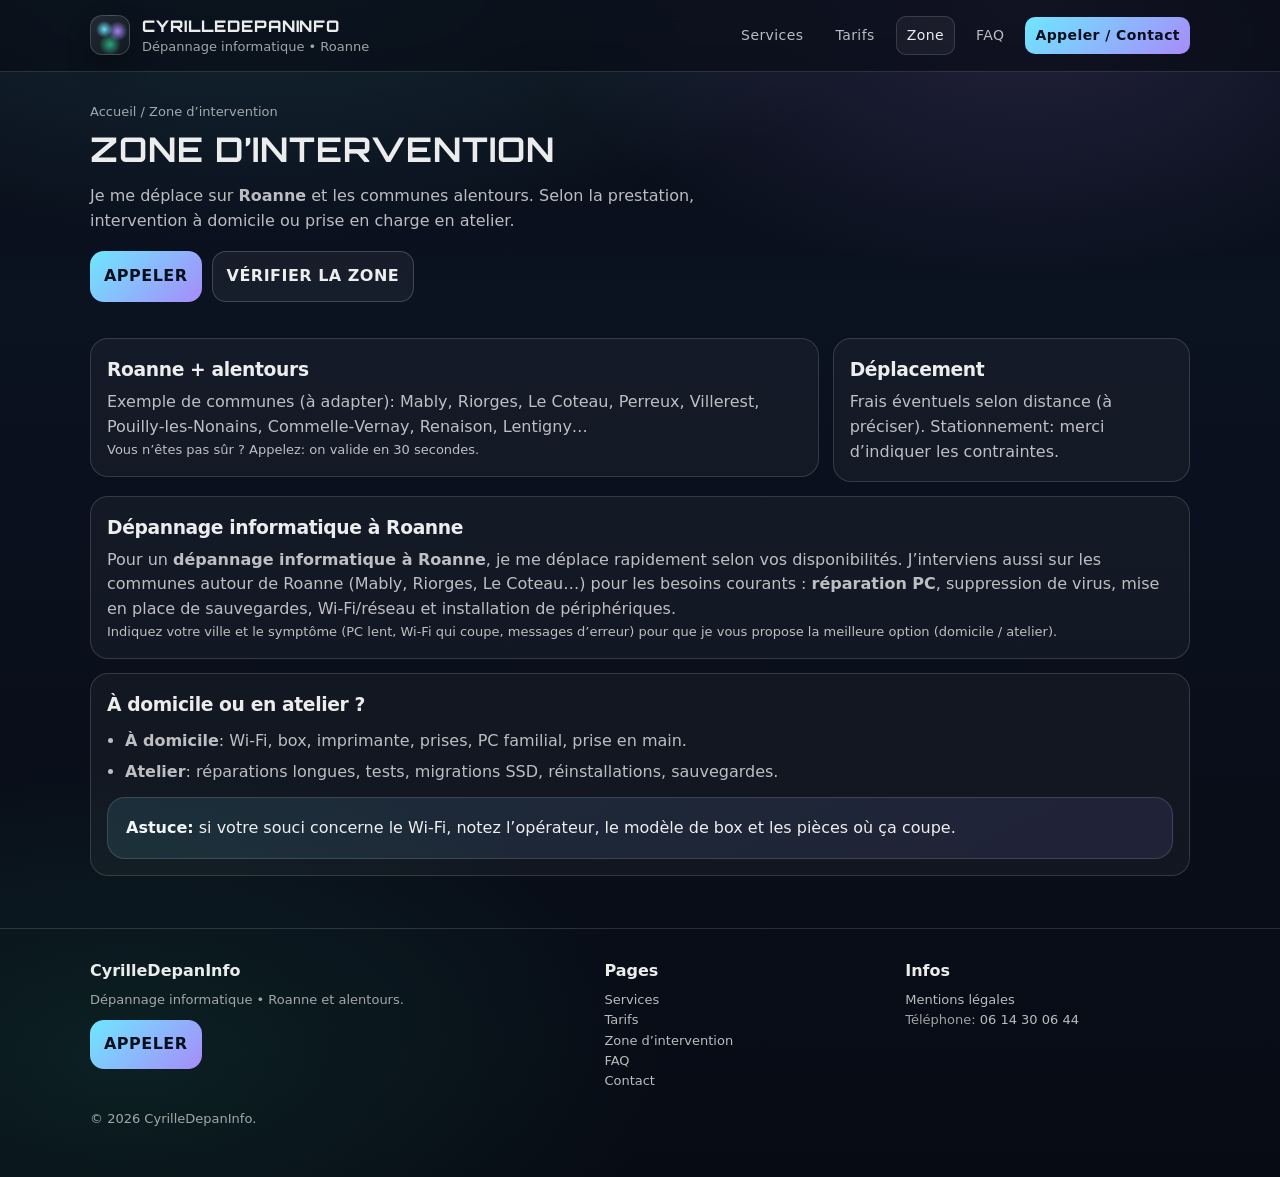
<file: zone.html>
<!doctype html>
<html lang="fr">
  <head>
    <meta charset="utf-8" />
    <meta name="viewport" content="width=device-width, initial-scale=1" />
    <title>Zone d’intervention | CyrilleDepanInfo</title>
    <meta
      name="description"
      content="Zone d’intervention dépannage informatique: Roanne et alentours. Intervention à domicile ou en atelier selon le besoin."
    />
    <meta name="robots" content="index,follow" />
    <link rel="canonical" href="https://cyrillerey34.github.io/cyrilledepaninfo/zone.html" />
    <meta property="og:type" content="website" />
    <meta property="og:locale" content="fr_FR" />
    <meta property="og:title" content="Zone d’intervention | CyrilleDepanInfo" />
    <meta property="og:description" content="Roanne et communes autour." />
    <meta property="og:image" content="assets/og.svg" />
    <link rel="icon" href="assets/favicon.svg" type="image/svg+xml" />
    <link rel="stylesheet" href="assets/style.css?v=20260609" />
  </head>
  <body>
    <a class="skip-link" href="#contenu">Aller au contenu</a>
    <header class="topbar">
      <div class="container">
        <div class="topbar-inner">
          <a class="brand" href="index.html" aria-label="Accueil CyrilleDepanInfo">
            <div class="logo" aria-hidden="true"></div>
            <div>
              <div class="brand-title">CyrilleDepanInfo</div>
              <div class="brand-sub">Dépannage informatique • Roanne</div>
            </div>
          </a>
          <button class="menu-btn" type="button" data-menu-btn aria-expanded="false" aria-controls="nav">
            Menu
          </button>
          <nav id="nav" class="nav" data-nav aria-label="Navigation">
            <a href="services.html" data-nav-link>Services</a>
            <a href="tarifs.html" data-nav-link>Tarifs</a>
            <a href="zone.html" data-nav-link>Zone</a>
            <a href="faq.html" data-nav-link>FAQ</a>
            <a class="cta" href="contact.html" data-nav-link>Appeler / Contact</a>
          </nav>
        </div>
      </div>
    </header>

    <main id="contenu">
      <section class="page-head">
        <div class="container">
          <div class="breadcrumbs">Accueil / Zone d’intervention</div>
          <h1 class="page-title">Zone d’intervention</h1>
          <p class="lead">
            Je me déplace sur <b>Roanne</b> et les communes alentours. Selon la prestation, intervention à domicile ou
            prise en charge en atelier.
          </p>
          <div class="hero-actions">
            <a class="btn primary" href="tel:+33614300644">Appeler</a>
            <a class="btn" href="contact.html">Vérifier la zone</a>
          </div>
        </div>
      </section>

      <section class="section">
        <div class="container">
          <div class="grid">
            <div class="col-8">
              <div class="tile">
                <h3>Roanne + alentours</h3>
                <p>
                  Exemple de communes (à adapter): Mably, Riorges, Le Coteau, Perreux, Villerest, Pouilly‑les‑Nonains,
                  Commelle‑Vernay, Renaison, Lentigny…
                </p>
                <p class="hint">Vous n’êtes pas sûr ? Appelez: on valide en 30 secondes.</p>
              </div>
            </div>
            <div class="col-4">
              <div class="tile">
                <h3>Déplacement</h3>
                <p>Frais éventuels selon distance (à préciser). Stationnement: merci d’indiquer les contraintes.</p>
              </div>
            </div>

            <div class="col-12">
              <div class="tile">
                <h3>Dépannage informatique à Roanne</h3>
                <p>
                  Pour un <b>dépannage informatique à Roanne</b>, je me déplace rapidement selon vos disponibilités. J’interviens
                  aussi sur les communes autour de Roanne (Mably, Riorges, Le Coteau…) pour les besoins courants :
                  <b>réparation PC</b>, suppression de virus, mise en place de sauvegardes, Wi‑Fi/réseau et installation de périphériques.
                </p>
                <p class="hint">
                  Indiquez votre ville et le symptôme (PC lent, Wi‑Fi qui coupe, messages d’erreur) pour que je vous propose la meilleure option (domicile / atelier).
                </p>
              </div>
            </div>

            <div class="col-12">
              <div class="tile">
                <h3>À domicile ou en atelier ?</h3>
                <ul>
                  <li><b>À domicile</b>: Wi‑Fi, box, imprimante, prises, PC familial, prise en main.</li>
                  <li><b>Atelier</b>: réparations longues, tests, migrations SSD, réinstallations, sauvegardes.</li>
                </ul>
                <div class="callout" style="margin-top: 12px">
                  <b>Astuce:</b> si votre souci concerne le Wi‑Fi, notez l’opérateur, le modèle de box et les pièces où
                  ça coupe.
                </div>
              </div>
            </div>
          </div>
        </div>
      </section>
    </main>

    <footer class="footer">
      <div class="container">
        <div class="footer-grid">
          <div>
            <div class="foot-title">CyrilleDepanInfo</div>
            <div class="fine">Dépannage informatique • Roanne et alentours.</div>
            <div style="height: 10px"></div>
            <a class="btn primary" href="tel:+33614300644">Appeler</a>
          </div>
          <div>
            <div class="foot-title">Pages</div>
            <div class="fine"><a href="services.html">Services</a></div>
            <div class="fine"><a href="tarifs.html">Tarifs</a></div>
            <div class="fine"><a href="zone.html">Zone d’intervention</a></div>
            <div class="fine"><a href="faq.html">FAQ</a></div>
            <div class="fine"><a href="contact.html">Contact</a></div>
          </div>
          <div>
            <div class="foot-title">Infos</div>
            <div class="fine"><a href="mentions-legales.html">Mentions légales</a></div>
            <div class="fine">Téléphone: <a href="tel:+33614300644">06 14 30 06 44</a></div>
          </div>
        </div>
        <div style="height: 18px"></div>
        <div class="fine">© <span id="y"></span> CyrilleDepanInfo.</div>
      </div>
    </footer>

    <script src="assets/app.js?v=20260609" defer></script>
    <script>
      document.getElementById("y").textContent = String(new Date().getFullYear());
    </script>
  </body>
</html>
</file>
<file: assets/style.css>
@import url('https://fonts.googleapis.com/css2?family=Orbitron:wght@500;700;800&display=swap');

/* Modern, readable, low-dependency styling */
:root{
  --bg: #0b1220;
  --surface: rgba(255,255,255,0.06);
  --surface2: rgba(255,255,255,0.10);
  --text: rgba(255,255,255,0.92);
  --muted: rgba(255,255,255,0.72);
  --muted2: rgba(255,255,255,0.62);
  --border: rgba(255,255,255,0.14);
  --brand: #6ee7ff;
  --brand2: #a78bfa;
  --ok: #34d399;
  --warn: #fbbf24;
  --danger: #fb7185;
  --shadow: 0 16px 40px rgba(0,0,0,0.40);
  --radius: 18px;
  --radius2: 12px;
  --max: 1100px;
  --mono: ui-monospace, SFMono-Regular, Menlo, Monaco, Consolas, "Liberation Mono", "Courier New", monospace;
  --sans: ui-sans-serif, system-ui, -apple-system, Segoe UI, Roboto, Helvetica, Arial, "Apple Color Emoji", "Segoe UI Emoji";
  --display: "Orbitron", ui-sans-serif, system-ui, -apple-system, Segoe UI, Roboto, Helvetica, Arial;
}

*{ box-sizing: border-box; }
html{ color-scheme: dark; }
body{
  margin:0;
  font-family: var(--sans);
  background:
    radial-gradient(1200px 600px at 20% -10%, rgba(110,231,255,0.18), transparent 60%),
    radial-gradient(900px 500px at 80% 0%, rgba(167,139,250,0.18), transparent 55%),
    radial-gradient(900px 500px at 10% 90%, rgba(52,211,153,0.10), transparent 60%),
    linear-gradient(180deg, #070b14, #0b1220 25%, #070b14);
  color: var(--text);
  line-height: 1.55;
}

a{ color: inherit; }
img{ max-width: 100%; display:block; }

.icon{
  width: 18px;
  height: 18px;
  display: inline-block;
  vertical-align: -0.18em;
  color: currentColor;
}
.icon.sm{ width: 16px; height: 16px; }
.with-icon{ display:inline-flex; align-items:center; gap: 10px; }

.container{ width: min(var(--max), calc(100% - 40px)); margin: 0 auto; }

.skip-link{
  position:absolute; left:-999px; top: 10px;
  background:#fff; color:#000; padding:10px 14px; border-radius: 10px;
}
.skip-link:focus{ left: 10px; z-index: 9999; }

.topbar{
  position: sticky; top: 0; z-index: 50;
  backdrop-filter: blur(12px);
  background: rgba(7,11,20,0.62);
  border-bottom: 1px solid var(--border);
}
.topbar-inner{
  display:flex; align-items:center; justify-content: space-between;
  padding: 14px 0;
  gap: 14px;
}
.brand{
  display:flex; align-items:center; gap: 12px;
  text-decoration:none;
}
.logo{
  width: 40px; height: 40px;
  border-radius: 12px;
  background:
    radial-gradient(14px 14px at 35% 35%, rgba(110,231,255,0.95), transparent 60%),
    radial-gradient(16px 16px at 70% 40%, rgba(167,139,250,0.95), transparent 62%),
    radial-gradient(18px 18px at 50% 75%, rgba(52,211,153,0.75), transparent 60%),
    linear-gradient(135deg, rgba(255,255,255,0.10), rgba(255,255,255,0.03));
  box-shadow: 0 10px 24px rgba(0,0,0,0.30);
  border: 1px solid rgba(255,255,255,0.18);
}
.brand-title{
  font-family: var(--display);
  font-weight: 800;
  letter-spacing: 0.06em;
  text-transform: uppercase;
}
.brand-sub{ color: var(--muted2); font-size: 13px; margin-top: -2px; }

.nav{
  display:flex; flex-wrap:wrap; align-items:center; gap: 10px;
}
.nav a{
  text-decoration:none;
  font-size: 14px;
  color: var(--muted);
  padding: 8px 10px;
  border-radius: 10px;
  border: 1px solid transparent;
  letter-spacing: 0.03em;
}
.nav a[aria-current="page"]{
  color: var(--text);
  border-color: var(--border);
  background: rgba(255,255,255,0.05);
}
.nav a:hover{
  color: var(--text);
  background: rgba(255,255,255,0.05);
  border-color: rgba(255,255,255,0.10);
}
.nav .cta{
  color: #0a0f1c;
  background: linear-gradient(135deg, var(--brand), var(--brand2));
  border: none;
  font-weight: 700;
}
.nav .cta:hover{ filter: brightness(1.03); }

.hero{
  padding: 54px 0 20px;
}
.hero-grid{
  display:grid;
  grid-template-columns: 1.2fr 0.8fr;
  gap: 22px;
  align-items: start;
}
.card{
  background: linear-gradient(180deg, rgba(255,255,255,0.08), rgba(255,255,255,0.04));
  border: 1px solid var(--border);
  border-radius: var(--radius);
  box-shadow: var(--shadow);
}
.hero-card{ padding: 28px; }
.kicker{
  display:inline-flex; align-items:center; gap: 8px;
  padding: 6px 10px;
  border-radius: 999px;
  border: 1px solid rgba(255,255,255,0.16);
  background: rgba(255,255,255,0.05);
  color: var(--muted);
  font-size: 13px;
}
.k-dot{
  width:8px; height:8px; border-radius: 99px;
  background: var(--ok);
  box-shadow: 0 0 0 6px rgba(52,211,153,0.10);
}

h1{
  margin: 14px 0 10px;
  letter-spacing: 0.02em;
  line-height: 1.05;
  font-size: clamp(30px, 3.6vw, 52px);
  font-family: var(--display);
  text-transform: uppercase;
}
.lead{ color: var(--muted); font-size: 16px; max-width: 62ch; }
.pillrow{ display:flex; flex-wrap:wrap; gap: 10px; margin-top: 16px; }
.pill{
  display:flex; align-items:center; gap: 10px;
  padding: 10px 12px;
  border-radius: 999px;
  border: 1px solid rgba(255,255,255,0.16);
  background: rgba(255,255,255,0.04);
  color: var(--muted);
  font-size: 14px;
}
.pill b{ color: var(--text); }
.pill code{ font-family: var(--mono); font-size: 12px; color: rgba(255,255,255,0.84); }

.hero-actions{
  display:flex; flex-wrap:wrap; gap: 10px;
  margin-top: 18px;
}
.btn{
  display:inline-flex; align-items:center; justify-content:center;
  gap: 10px;
  padding: 12px 14px;
  border-radius: 14px;
  text-decoration:none;
  border: 1px solid rgba(255,255,255,0.18);
  background: rgba(255,255,255,0.05);
  color: var(--text);
  font-weight: 650;
  letter-spacing: 0.03em;
  text-transform: uppercase;
}
.btn.primary{
  color: #09101c;
  border: none;
  background: linear-gradient(135deg, var(--brand), var(--brand2));
}
.btn.primary:hover{ filter: brightness(1.03); }
.btn:hover{ background: rgba(255,255,255,0.07); }

.side-card{ padding: 18px; }
.side-title{ font-weight: 800; letter-spacing:-0.02em; margin: 2px 0 10px; }
.mini{
  display:grid; gap: 10px;
}
.mini .row{
  display:flex; align-items:flex-start; justify-content: space-between;
  gap: 10px;
  padding: 12px;
  border-radius: 14px;
  background: rgba(255,255,255,0.04);
  border: 1px solid rgba(255,255,255,0.12);
}
.mini .row span{ color: var(--muted); font-size: 14px; }
.mini .row b{ font-size: 14px; }
.badge{
  display:inline-flex; align-items:center; gap: 8px;
  padding: 7px 10px;
  border-radius: 999px;
  background: rgba(110,231,255,0.08);
  border: 1px solid rgba(110,231,255,0.25);
  color: rgba(255,255,255,0.90);
  font-size: 13px;
}

.section{ padding: 26px 0; }
.section h2{
  margin: 0 0 10px;
  letter-spacing: 0.02em;
  font-size: 26px;
  font-family: var(--display);
  text-transform: uppercase;
}
.section p{ margin: 0 0 14px; color: var(--muted); }

.grid{
  display:grid;
  grid-template-columns: repeat(12, 1fr);
  gap: 14px;
}
.col-4{ grid-column: span 4; }
.col-6{ grid-column: span 6; }
.col-8{ grid-column: span 8; }
.col-12{ grid-column: span 12; }
.tile{
  padding: 16px;
  border-radius: var(--radius);
  border: 1px solid rgba(255,255,255,0.14);
  background: rgba(255,255,255,0.04);
}
.tile h3{
  margin: 0 0 6px;
  letter-spacing: -0.02em;
}
.tile p{ margin: 0; color: var(--muted); }
.tile ul{ margin: 10px 0 0; padding-left: 18px; color: var(--muted); }
.tile li{ margin: 6px 0; }

.callout{
  padding: 18px;
  border-radius: var(--radius);
  border: 1px solid rgba(255,255,255,0.14);
  background: linear-gradient(135deg, rgba(110,231,255,0.10), rgba(167,139,250,0.10));
}
.callout b{ color: rgba(255,255,255,0.95); }

.faq details{
  border: 1px solid rgba(255,255,255,0.14);
  border-radius: 14px;
  padding: 12px 14px;
  background: rgba(255,255,255,0.04);
}
.faq details + details{ margin-top: 10px; }
.faq summary{
  cursor: pointer;
  font-weight: 750;
  color: rgba(255,255,255,0.92);
}
.faq summary::-webkit-details-marker{ display:none; }
.faq .answer{ margin-top: 10px; color: var(--muted); }

form{
  display:grid;
  gap: 10px;
}
label{ font-size: 14px; color: var(--muted); }
input, textarea, select{
  width: 100%;
  border-radius: 12px;
  border: 1px solid rgba(255,255,255,0.16);
  background: rgba(7,11,20,0.35);
  color: var(--text);
  padding: 12px 12px;
  outline: none;
  font-family: var(--sans);
}
textarea{ min-height: 120px; resize: vertical; }
input:focus, textarea:focus, select:focus{
  border-color: rgba(110,231,255,0.42);
  box-shadow: 0 0 0 4px rgba(110,231,255,0.10);
}
.hint{ color: var(--muted2); font-size: 13px; }
.form-actions{ display:flex; flex-wrap:wrap; gap: 10px; align-items:center; }

.footer{
  padding: 30px 0 48px;
  border-top: 1px solid var(--border);
  margin-top: 26px;
}
.footer-grid{
  display:grid;
  grid-template-columns: 1.4fr 0.8fr 0.8fr;
  gap: 16px;
}
.foot-title{ font-weight: 800; margin: 0 0 6px; }
.footer a{ color: var(--muted); text-decoration:none; }
.footer a:hover{ color: var(--text); }
.fine{ color: var(--muted2); font-size: 13px; }

.page-head{
  padding: 30px 0 10px;
}
.breadcrumbs{ color: var(--muted2); font-size: 13px; }
.page-title{
  margin: 10px 0 8px;
  letter-spacing: 0.03em;
  font-size: 34px;
  font-family: var(--display);
  text-transform: uppercase;
}

.note{
  font-family: var(--mono);
  font-size: 12.5px;
  background: rgba(255,255,255,0.05);
  border: 1px dashed rgba(255,255,255,0.22);
  padding: 10px 12px;
  border-radius: 14px;
  color: rgba(255,255,255,0.84);
}

@media (max-width: 920px){
  .hero-grid{ grid-template-columns: 1fr; }
  .footer-grid{ grid-template-columns: 1fr; }
  .col-4, .col-6, .col-8{ grid-column: span 12; }
  .nav{ display:none; }
  .nav.is-open{ display:flex; flex-direction:column; align-items:flex-start; padding: 10px 0 12px; }
  .menu-btn{ display:inline-flex; }
}
@media (min-width: 921px){
  .menu-btn{ display:none; }
}

.menu-btn{
  padding: 10px 12px;
  border-radius: 12px;
  border: 1px solid rgba(255,255,255,0.18);
  background: rgba(255,255,255,0.05);
  color: var(--text);
  font-weight: 700;
}
.menu-btn:hover{ background: rgba(255,255,255,0.07); }
</file>
